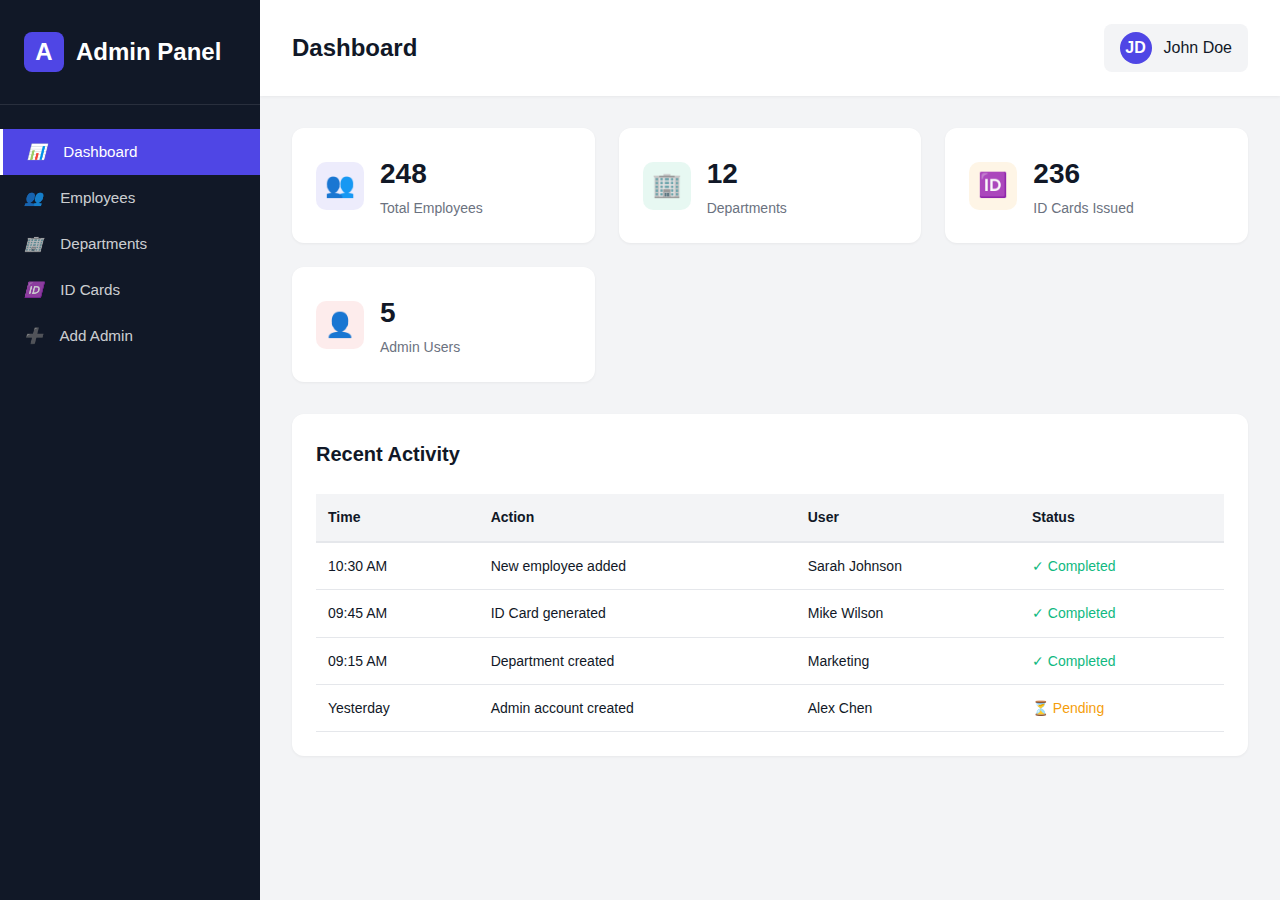
<file: idcardapp/templates/idcardapp/index.html>
<!DOCTYPE html>
<html lang="en">
<head>
    <meta charset="UTF-8">
    <meta name="viewport" content="width=device-width, initial-scale=1.0">
    <title>Admin Panel - Dashboard</title>
    <style>
        * {
            margin: 0;
            padding: 0;
            box-sizing: border-box;
        }

        :root {
            --primary-color: #4f46e5;
            --primary-hover: #4338ca;
            --secondary-color: #f3f4f6;
            --text-primary: #111827;
            --text-secondary: #6b7280;
            --border-color: #e5e7eb;
            --success-color: #10b981;
            --danger-color: #ef4444;
            --warning-color: #f59e0b;
            --sidebar-width: 260px;
        }

        body {
            font-family: -apple-system, BlinkMacSystemFont, 'Segoe UI', Roboto, 'Helvetica Neue', Arial, sans-serif;
            background: #ffffff;
            color: var(--text-primary);
            line-height: 1.6;
        }

        .container {
            display: flex;
            min-height: 100vh;
        }

        /* Sidebar Styles */
        .sidebar {
            width: var(--sidebar-width);
            background: var(--text-primary);
            color: white;
            position: fixed;
            height: 100vh;
            left: 0;
            top: 0;
            z-index: 1000;
            transition: transform 0.3s ease;
        }

        .sidebar-header {
            padding: 2rem 1.5rem;
            border-bottom: 1px solid rgba(255, 255, 255, 0.1);
        }

        .logo {
            display: flex;
            align-items: center;
            gap: 0.75rem;
            font-size: 1.5rem;
            font-weight: 700;
        }

        .logo-icon {
            width: 40px;
            height: 40px;
            background: var(--primary-color);
            border-radius: 8px;
            display: flex;
            align-items: center;
            justify-content: center;
        }

        .nav-menu {
            padding: 1.5rem 0;
        }

        .nav-item {
            display: block;
            padding: 0.875rem 1.5rem;
            color: rgba(255, 255, 255, 0.8);
            text-decoration: none;
            transition: all 0.2s ease;
            cursor: pointer;
            border: none;
            background: none;
            width: 100%;
            text-align: left;
            font-size: 0.95rem;
        }

        .nav-item:hover {
            background: rgba(255, 255, 255, 0.05);
            color: white;
            padding-left: 2rem;
        }

        .nav-item.active {
            background: var(--primary-color);
            color: white;
            border-left: 3px solid white;
        }

        .nav-item i {
            margin-right: 0.75rem;
            width: 20px;
            display: inline-block;
        }

        /* Main Content */
        .main-content {
            margin-left: var(--sidebar-width);
            flex: 1;
            background: var(--secondary-color);
            min-height: 100vh;
        }

        .header {
            background: white;
            padding: 1.5rem 2rem;
            box-shadow: 0 1px 3px rgba(0, 0, 0, 0.05);
            display: flex;
            justify-content: space-between;
            align-items: center;
        }

        .header-title {
            font-size: 1.5rem;
            font-weight: 600;
            color: var(--text-primary);
        }

        .header-actions {
            display: flex;
            align-items: center;
            gap: 1rem;
        }

        .user-info {
            display: flex;
            align-items: center;
            gap: 0.75rem;
            padding: 0.5rem 1rem;
            background: var(--secondary-color);
            border-radius: 8px;
        }

        .user-avatar {
            width: 32px;
            height: 32px;
            border-radius: 50%;
            background: var(--primary-color);
            color: white;
            display: flex;
            align-items: center;
            justify-content: center;
            font-weight: 600;
        }

        /* Content Sections */
        .content {
            padding: 2rem;
        }

        .section {
            display: none;
            animation: fadeIn 0.3s ease;
        }

        .section.active {
            display: block;
        }

        @keyframes fadeIn {
            from { opacity: 0; transform: translateY(10px); }
            to { opacity: 1; transform: translateY(0); }
        }

        /* Cards */
        .card {
            background: white;
            border-radius: 12px;
            padding: 1.5rem;
            box-shadow: 0 1px 3px rgba(0, 0, 0, 0.05);
            margin-bottom: 1.5rem;
        }

        .card-header {
            display: flex;
            justify-content: space-between;
            align-items: center;
            margin-bottom: 1.5rem;
        }

        .card-title {
            font-size: 1.25rem;
            font-weight: 600;
            color: var(--text-primary);
        }

        /* Buttons */
        .btn {
            padding: 0.625rem 1.25rem;
            border: none;
            border-radius: 8px;
            font-size: 0.875rem;
            font-weight: 500;
            cursor: pointer;
            transition: all 0.2s ease;
            display: inline-flex;
            align-items: center;
            gap: 0.5rem;
        }

        .btn-primary {
            background: var(--primary-color);
            color: white;
        }

        .btn-primary:hover {
            background: var(--primary-hover);
            transform: translateY(-1px);
            box-shadow: 0 4px 12px rgba(79, 70, 229, 0.2);
        }

        .btn-secondary {
            background: var(--secondary-color);
            color: var(--text-primary);
        }

        .btn-secondary:hover {
            background: #e5e7eb;
        }

        .btn-danger {
            background: var(--danger-color);
            color: white;
        }

        .btn-danger:hover {
            background: #dc2626;
        }

        /* Forms */
        .form-group {
            margin-bottom: 1.25rem;
        }

        .form-label {
            display: block;
            margin-bottom: 0.5rem;
            font-size: 0.875rem;
            font-weight: 500;
            color: var(--text-primary);
        }

        .form-input {
            width: 100%;
            padding: 0.625rem 0.875rem;
            border: 1px solid var(--border-color);
            border-radius: 8px;
            font-size: 0.875rem;
            transition: all 0.2s ease;
        }

        .form-input:focus {
            outline: none;
            border-color: var(--primary-color);
            box-shadow: 0 0 0 3px rgba(79, 70, 229, 0.1);
        }

        .form-row {
            display: grid;
            grid-template-columns: repeat(auto-fit, minmax(250px, 1fr));
            gap: 1rem;
        }

        /* Tables */
        .table-container {
            overflow-x: auto;
        }

        .table {
            width: 100%;
            border-collapse: collapse;
        }

        .table th {
            text-align: left;
            padding: 0.75rem;
            background: var(--secondary-color);
            font-weight: 600;
            font-size: 0.875rem;
            color: var(--text-primary);
            border-bottom: 2px solid var(--border-color);
        }

        .table td {
            padding: 0.75rem;
            border-bottom: 1px solid var(--border-color);
            font-size: 0.875rem;
        }

        .table tr:hover {
            background: #fafafa;
        }

        /* Stats Grid */
        .stats-grid {
            display: grid;
            grid-template-columns: repeat(auto-fit, minmax(250px, 1fr));
            gap: 1.5rem;
            margin-bottom: 2rem;
        }

        .stat-card {
            background: white;
            padding: 1.5rem;
            border-radius: 12px;
            box-shadow: 0 1px 3px rgba(0, 0, 0, 0.05);
            display: flex;
            align-items: center;
            gap: 1rem;
        }

        .stat-icon {
            width: 48px;
            height: 48px;
            border-radius: 10px;
            display: flex;
            align-items: center;
            justify-content: center;
            font-size: 1.5rem;
        }

        .stat-icon.blue {
            background: rgba(79, 70, 229, 0.1);
            color: var(--primary-color);
        }

        .stat-icon.green {
            background: rgba(16, 185, 129, 0.1);
            color: var(--success-color);
        }

        .stat-icon.orange {
            background: rgba(245, 158, 11, 0.1);
            color: var(--warning-color);
        }

        .stat-icon.red {
            background: rgba(239, 68, 68, 0.1);
            color: var(--danger-color);
        }

        .stat-info h3 {
            font-size: 1.75rem;
            font-weight: 700;
            color: var(--text-primary);
        }

        .stat-info p {
            font-size: 0.875rem;
            color: var(--text-secondary);
        }

        /* ID Card Preview */
        .id-card-preview {
            width: 320px;
            height: 200px;
            background: linear-gradient(135deg, var(--primary-color), #6366f1);
            border-radius: 12px;
            padding: 1.5rem;
            color: white;
            box-shadow: 0 10px 30px rgba(0, 0, 0, 0.2);
            position: relative;
            overflow: hidden;
        }

        .id-card-preview::before {
            content: '';
            position: absolute;
            top: -50%;
            right: -50%;
            width: 200%;
            height: 200%;
            background: radial-gradient(circle, rgba(255,255,255,0.1) 0%, transparent 70%);
        }

        .id-card-header {
            display: flex;
            justify-content: space-between;
            align-items: center;
            margin-bottom: 1rem;
        }

        .id-card-title {
            font-size: 0.75rem;
            opacity: 0.9;
            text-transform: uppercase;
            letter-spacing: 1px;
        }

        .id-card-logo {
            font-size: 1.5rem;
            font-weight: bold;
        }

        .id-card-body {
            display: flex;
            gap: 1rem;
        }

        .id-card-photo {
            width: 60px;
            height: 60px;
            background: white;
            border-radius: 8px;
            display: flex;
            align-items: center;
            justify-content: center;
            color: var(--primary-color);
            font-weight: bold;
        }

        .id-card-info h4 {
            font-size: 1.125rem;
            margin-bottom: 0.25rem;
        }

        .id-card-info p {
            font-size: 0.75rem;
            opacity: 0.9;
        }

        /* Modal */
        .modal {
            display: none;
            position: fixed;
            top: 0;
            left: 0;
            width: 100%;
            height: 100%;
            background: rgba(0, 0, 0, 0.5);
            z-index: 2000;
            align-items: center;
            justify-content: center;
        }

        .modal.active {
            display: flex;
        }

        .modal-content {
            background: white;
            border-radius: 12px;
            padding: 2rem;
            max-width: 500px;
            width: 90%;
            max-height: 90vh;
            overflow-y: auto;
            animation: slideUp 0.3s ease;
        }

        @keyframes slideUp {
            from { transform: translateY(20px); opacity: 0; }
            to { transform: translateY(0); opacity: 1; }
        }

        .modal-header {
            display: flex;
            justify-content: space-between;
            align-items: center;
            margin-bottom: 1.5rem;
        }

        .modal-title {
            font-size: 1.25rem;
            font-weight: 600;
        }

        .modal-close {
            background: none;
            border: none;
            font-size: 1.5rem;
            cursor: pointer;
            color: var(--text-secondary);
            padding: 0;
            width: 32px;
            height: 32px;
            display: flex;
            align-items: center;
            justify-content: center;
            border-radius: 6px;
            transition: all 0.2s ease;
        }

        .modal-close:hover {
            background: var(--secondary-color);
            color: var(--text-primary);
        }

        /* Toast Notification */
        .toast {
            position: fixed;
            bottom: 2rem;
            right: 2rem;
            background: var(--text-primary);
            color: white;
            padding: 1rem 1.5rem;
            border-radius: 8px;
            box-shadow: 0 4px 12px rgba(0, 0, 0, 0.15);
            display: flex;
            align-items: center;
            gap: 0.75rem;
            transform: translateX(400px);
            transition: transform 0.3s ease;
            z-index: 3000;
        }

        .toast.show {
            transform: translateX(0);
        }

        .toast.success {
            background: var(--success-color);
        }

        .toast.error {
            background: var(--danger-color);
        }

        /* Mobile Menu Toggle */
        .menu-toggle {
            display: none;
            background: none;
            border: none;
            font-size: 1.5rem;
            cursor: pointer;
            color: var(--text-primary);
        }

        /* Responsive */
        @media (max-width: 768px) {
            .sidebar {
                transform: translateX(-100%);
            }

            .sidebar.active {
                transform: translateX(0);
            }

            .main-content {
                margin-left: 0;
            }

            .menu-toggle {
                display: block;
            }

            .stats-grid {
                grid-template-columns: 1fr;
            }

            .form-row {
                grid-template-columns: 1fr;
            }
        }
    </style>
</head>
<body>
    <div class="container">
        <!-- Sidebar -->
        <aside class="sidebar" id="sidebar">
            <div class="sidebar-header">
                <div class="logo">
                    <div class="logo-icon">A</div>
                    <span>Admin Panel</span>
                </div>
            </div>
            <nav class="nav-menu">
                <button class="nav-item active" data-section="dashboard">
                    <i>📊</i> Dashboard
                </button>
                <button class="nav-item" data-section="employees">
                    <i>👥</i> Employees
                </button>
                <button class="nav-item" data-section="departments">
                    <i>🏢</i> Departments
                </button>
                <button class="nav-item" data-section="idcards">
                    <i>🆔</i> ID Cards
                </button>
                <button class="nav-item" data-section="add-admin">
                    <i>➕</i> Add Admin
                </button>
            </nav>
        </aside>

        <!-- Main Content -->
        <main class="main-content">
            <!-- Header -->
            <header class="header">
                <button class="menu-toggle" id="menuToggle">☰</button>
                <h1 class="header-title" id="pageTitle">Dashboard</h1>
                <div class="header-actions">
                    <div class="user-info">
                        <div class="user-avatar">JD</div>
                        <span>John Doe</span>
                    </div>
                </div>
            </header>

            <!-- Content Area -->
            <div class="content">
                <!-- Dashboard Section -->
                <section class="section active" id="dashboard">
                    <div class="stats-grid">
                        <div class="stat-card">
                            <div class="stat-icon blue">👥</div>
                            <div class="stat-info">
                                <h3>248</h3>
                                <p>Total Employees</p>
                            </div>
                        </div>
                        <div class="stat-card">
                            <div class="stat-icon green">🏢</div>
                            <div class="stat-info">
                                <h3>12</h3>
                                <p>Departments</p>
                            </div>
                        </div>
                        <div class="stat-card">
                            <div class="stat-icon orange">🆔</div>
                            <div class="stat-info">
                                <h3>236</h3>
                                <p>ID Cards Issued</p>
                            </div>
                        </div>
                        <div class="stat-card">
                            <div class="stat-icon red">👤</div>
                            <div class="stat-info">
                                <h3>5</h3>
                                <p>Admin Users</p>
                            </div>
                        </div>
                    </div>

                    <div class="card">
                        <div class="card-header">
                            <h2 class="card-title">Recent Activity</h2>
                        </div>
                        <div class="table-container">
                            <table class="table">
                                <thead>
                                    <tr>
                                        <th>Time</th>
                                        <th>Action</th>
                                        <th>User</th>
                                        <th>Status</th>
                                    </tr>
                                </thead>
                                <tbody>
                                    <tr>
                                        <td>10:30 AM</td>
                                        <td>New employee added</td>
                                        <td>Sarah Johnson</td>
                                        <td><span style="color: var(--success-color);">✓ Completed</span></td>
                                    </tr>
                                    <tr>
                                        <td>09:45 AM</td>
                                        <td>ID Card generated</td>
                                        <td>Mike Wilson</td>
                                        <td><span style="color: var(--success-color);">✓ Completed</span></td>
                                    </tr>
                                    <tr>
                                        <td>09:15 AM</td>
                                        <td>Department created</td>
                                        <td>Marketing</td>
                                        <td><span style="color: var(--success-color);">✓ Completed</span></td>
                                    </tr>
                                    <tr>
                                        <td>Yesterday</td>
                                        <td>Admin account created</td>
                                        <td>Alex Chen</td>
                                        <td><span style="color: var(--warning-color);">⏳ Pending</span></td>
                                    </tr>
                                </tbody>
                            </table>
                        </div>
                    </div>
                </section>

                <!-- Employees Section -->
                <section class="section" id="employees">
                    <div class="card">
                        <div class="card-header">
                            <h2 class="card-title">Employee Management</h2>
                            <button class="btn btn-primary" onclick="openModal('employeeModal')">
                                <span>+</span> Add Employee
                            </button>
                        </div>
                        <div class="table-container">
                            <table class="table">
                                <thead>
                                    <tr>
                                        <th>ID</th>
                                        <th>Name</th>
                                        <th>Email</th>
                                        <th>Department</th>
                                        <th>Position</th>
                                        <th>Status</th>
                                        <th>Actions</th>
                                    </tr>
                                </thead>
                                <tbody>
                                    <tr>
                                        <td>#EMP001</td>
                                        <td>Sarah Johnson</td>
                                        <td>sarah.j@company.com</td>
                                        <td>Engineering</td>
                                        <td>Senior Developer</td>
                                        <td><span style="color: var(--success-color);">Active</span></td>
                                        <td>
                                            <button class="btn btn-secondary" style="padding: 0.25rem 0.5rem; font-size: 0.75rem;">Edit</button>
                                            <button class="btn btn-danger" style="padding: 0.25rem 0.5rem; font-size: 0.75rem;">Delete</button>
                                        </td>
                                    </tr>
                                    <tr>
                                        <td>#EMP002</td>
                                        <td>Mike Wilson</td>
                                        <td>mike.w@company.com</td>
                                        <td>Marketing</td>
                                        <td>Marketing Manager</td>
                                        <td><span style="color: var(--success-color);">Active</span></td>
                                        <td>
                                            <button class="btn btn-secondary" style="padding: 0.25rem 0.5rem; font-size: 0.75rem;">Edit</button>
                                            <button class="btn btn-danger" style="padding: 0.25rem 0.5rem; font-size: 0.75rem;">Delete</button>
                                        </td>
                                    </tr>
                                    <tr>
                                        <td>#EMP003</td>
                                        <td>Emily Davis</td>
                                        <td>emily.d@company.com</td>
                                        <td>HR</td>
                                        <td>HR Specialist</td>
                                        <td><span style="color: var(--warning-color);">On Leave</span></td>
                                        <td>
                                            <button class="btn btn-secondary" style="padding: 0.25rem 0.5rem; font-size: 0.75rem;">Edit</button>
                                            <button class="btn btn-danger" style="padding: 0.25rem 0.5rem; font-size: 0.75rem;">Delete</button>
                                        </td>
                                    </tr>
                                </tbody>
                            </table>
                        </div>
                    </div>
                </section>

                <!-- Departments Section -->
                <section class="section" id="departments">
                    <div class="card">
                        <div class="card-header">
                            <h2 class="card-title">Department Management</h2>
                            <button class="btn btn-primary" onclick="openModal('departmentModal')">
                                <span>+</span> Add Department
                            </button>
                        </div>
                        <div class="table-container">
                            <table class="table">
                                <thead>
                                    <tr>
                                        <th>Department ID</th>
                                        <th>Name</th>
                                        <th>Head</th>
                                        <th>Employees</th>
                                        <th>Budget</th>
                                        <th>Actions</th>
                                    </tr>
                                </thead>
                                <tbody>
                                    <tr>
                                        <td>#DEPT001</td>
                                        <td>Engineering</td>
                                        <td>John Smith</td>
                                        <td>45</td>
                                        <td>$500,000</td>
                                        <td>
                                            <button class="btn btn-secondary" style="padding: 0.25rem 0.5rem; font-size: 0.75rem;">Edit</button>
                                            <button class="btn btn-danger" style="padding: 0.25rem 0.5rem; font-size: 0.75rem;">Delete</button>
                                        </td>
                                    </tr>
                                    <tr>
                                        <td>#DEPT002</td>
                                        <td>Marketing</td>
                                        <td>Lisa Anderson</td>
                                        <td>22</td>
                                        <td>$250,000</td>
                                        <td>
                                            <button class="btn btn-secondary" style="padding: 0.25rem 0.5rem; font-size: 0.75rem;">Edit</button>
                                            <button class="btn btn-danger" style="padding: 0.25rem 0.5rem; font-size: 0.75rem;">Delete</button>
                                        </td>
                                    </tr>
                                    <tr>
                                        <td>#DEPT003</td>
                                        <td>Human Resources</td>
                                        <td>Robert Brown</td>
                                        <td>15</td>
                                        <td>$150,000</td>
                                        <td>
                                            <button class="btn btn-secondary" style="padding: 0.25rem 0.5rem; font-size: 0.75rem;">Edit</button>
                                            <button class="btn btn-danger" style="padding: 0.25rem 0.5rem; font-size: 0.75rem;">Delete</button>
                                        </td>
                                    </tr>
                                </tbody>
                            </table>
                        </div>
                    </div>
                </section>

                <!-- ID Cards Section -->
                <section class="section" id="idcards">
                    <div class="card">
                        <div class="card-header">
                            <h2 class="card-title">ID Card Generation</h2>
                            <button class="btn btn-primary" onclick="openModal('idcardModal')">
                                <span>+</span> Generate ID Card
                            </button>
                        </div>
                        <div class="form-row">
                            <div class="form-group">
                                <label class="form-label">Select Employee</label>
                                <select class="form-input">
                                    <option>Sarah Johnson - #EMP001</option>
                                    <option>Mike Wilson - #EMP002</option>
                                    <option>Emily Davis - #EMP003</option>
                                </select>
                            </div>
                            <div class="form-group">
                                <label class="form-label">Card Type</label>
                                <select class="form-input">
                                    <option>Standard Employee Card</option>
                                    <option>Contractor Card</option>
                                    <option>Visitor Card</option>
                                </select>
                            </div>
                        </div>
                        
                        <h3 style="margin: 2rem 0 1rem; font-size: 1.125rem;">ID Card Preview</h3>
                        <div class="id-card-preview">
                            <div class="id-card-header">
                                <div class="id-card-title">Employee ID</div>
                                <div class="id-card-logo">COMP</div>
                            </div>
                            <div class="id-card-body">
                                <div class="id-card-photo">SJ</div>
                                <div class="id-card-info">
                                    <h4>Sarah Johnson</h4>
                                    <p>Senior Developer</p>
                                    <p>Engineering Department</p>
                                    <p>ID: #EMP001</p>
                                </div>
                            </div>
                        </div>
                        
                        <div style="margin-top: 2rem; display: flex; gap: 1rem;">
                            <button class="btn btn-primary">Download PDF</button>
                            <button class="btn btn-secondary">Print Card</button>
                        </div>
                    </div>
                </section>

                <!-- Add Admin Section -->
                <section class="section" id="add-admin">
                    <div class="card">
                        <div class="card-header">
                            <h2 class="card-title">Create New Admin Account</h2>
                        </div>
                        <form id="adminForm">
                            <div class="form-row">
                                <div class="form-group">
                                    <label class="form-label">First Name</label>
                                    <input type="text" class="form-input" placeholder="Enter first name">
                                </div>
                                <div class="form-group">
                                    <label class="form-label">Last Name</label>
                                    <input type="text" class="form-input" placeholder="Enter last name">
                                </div>
                            </div>
                            <div class="form-row">
                                <div class="form-group">
                                    <label class="form-label">Email Address</label>
                                    <input type="email" class="form-input" placeholder="admin@company.com">
                                </div>
                                <div class="form-group">
                                    <label class="form-label">Phone Number</label>
                                    <input type="tel" class="form-input" placeholder="+1 (555) 000-0000">
                                </div>
                            </div>
                            <div class="form-row">
                                <div class="form-group">
                                    <label class="form-label">Username</label>
                                    <input type="text" class="form-input" placeholder="Choose username">
                                </div>
                                <div class="form-group">
                                    <label class="form-label">Password</label>
                                    <input type="password" class="form-input" placeholder="Enter password">
                                </div>
                            </div>
                            <div class="form-group">
                                <label class="form-label">Admin Role</label>
                                <select class="form-input">
                                    <option>Super Admin</option>
                                    <option>Department Admin</option>
                                    <option>Read Only Admin</option>
                                </select>
                            </div>
                            <div class="form-group">
                                <label class="form-label">Permissions</label>
                                <div style="display: flex; gap: 1rem; flex-wrap: wrap;">
                                    <label style="display: flex; align-items: center; gap: 0.5rem;">
                                        <input type="checkbox" checked> Employee Management
                                    </label>
                                    <label style="display: flex; align-items: center; gap: 0.5rem;">
                                        <input type="checkbox" checked> Department Management
                                    </label>
                                    <label style="display: flex; align-items: center; gap: 0.5rem;">
                                        <input type="checkbox" checked> ID Card Generation
                                    </label>
                                    <label style="display: flex; align-items: center; gap: 0.5rem;">
                                        <input type="checkbox"> User Analytics
                                    </label>
                                    <label style="display: flex; align-items: center; gap: 0.5rem;">
                                        <input type="checkbox"> System Settings
                                    </label>
                                </div>
                            </div>
                            <div style="display: flex; gap: 1rem; margin-top: 2rem;">
                                <button type="submit" class="btn btn-primary">Create Admin Account</button>
                                <button type="button" class="btn btn-secondary">Cancel</button>
                            </div>
                        </form>
                    </div>
                </section>
            </div>
        </main>
    </div>

    <!-- Modals -->
    <div class="modal" id="employeeModal">
        <div class="modal-content">
            <div class="modal-header">
                <h3 class="modal-title">Add New Employee</h3>
                <button class="modal-close" onclick="closeModal('employeeModal')">×</button>
            </div>
            <form>
    <div class="form-group">
        <label class="form-label">Full Name</label>
        <input type="text" class="form-input" placeholder="Enter employee name">
    </div>
    <div class="form-group">
        <label class="form-label">Email</label>
        <input type="email" class="form-input" placeholder="employee@company.com">
    </div>
    <div class="form-group">
        <label class="form-label">Phone Number</label>
        <div class="phone-input-container">
            <select class="country-code-select" id="countryCode">
                <option value="+1">🇺🇸 +1</option>
                <option value="+44">🇬🇧 +44</option>
                <option value="+61">🇦🇺 +61</option>
                <option value="+91">🇮🇳 +91</option>
                <option value="+86">🇨🇳 +86</option>
                <option value="+81">🇯🇵 +81</option>
                <option value="+49">🇩🇪 +49</option>
                <option value="+33">🇫🇷 +33</option>
                <option value="+55">🇧🇷 +55</option>
                <option value="+7">🇷🇺 +7</option>
            </select>
            <input type="tel" class="form-input phone-number-input" id="phoneNumber" placeholder="(555) 123-4567" maxlength="14">
        </div>
        <small class="form-help-text">Enter your phone number with area code</small>
    </div>
    <div class="form-row">
        <div class="form-group">
            <label class="form-label">Department</label>
            <select class="form-input">
                <option>Engineering</option>
                <option>Marketing</option>
                <option>HR</option>
            </select>
        </div>
        <div class="form-group">
            <label class="form-label">Position</label>
            <input type="text" class="form-input" placeholder="Job title">
        </div>
    </div>
    <div style="display: flex; gap: 1rem; margin-top: 1.5rem;">
        <button type="submit" class="btn btn-primary">Add Employee</button>
        <button type="button" class="btn btn-secondary" onclick="closeModal('employeeModal')">Cancel</button>
    </div>
            </form>
        </div>
    </div>

    <div class="modal" id="departmentModal">
        <div class="modal-content">
            <div class="modal-header">
                <h3 class="modal-title">Add New Department</h3>
                <button class="modal-close" onclick="closeModal('departmentModal')">×</button>
            </div>
            <form>
                <div class="form-group">
                    <label class="form-label">Department Name</label>
                    <input type="text" class="form-input" placeholder="Enter department name">
                </div>
                <div class="form-group">
                    <label class="form-label">Department Head</label>
                    <input type="text" class="form-input" placeholder="Enter department head name">
                </div>
                <div style="display: flex; gap: 1rem; margin-top: 1.5rem;">
                    <button type="submit" class="btn btn-primary">Add Department</button>
                    <button type="button" class="btn btn-secondary" onclick="closeModal('departmentModal')">Cancel</button>
                </div>
            </form>
        </div>
    </div>

    <div class="modal" id="idcardModal">
        <div class="modal-content">
            <div class="modal-header">
                <h3 class="modal-title">Generate ID Card</h3>
                <button class="modal-close" onclick="closeModal('idcardModal')">×</button>
            </div>
            <form>
                <div class="form-group">
                    <label class="form-label">Select Employee</label>
                    <select class="form-input">
                        <option>Sarah Johnson - #EMP001</option>
                        <option>Mike Wilson - #EMP002</option>
                        <option>Emily Davis - #EMP003</option>
                    </select>
                </div>
                <div class="form-group">
                    <label class="form-label">Card Type</label>
                    <select class="form-input">
                        <option>Standard Employee Card</option>
                        <option>Contractor Card</option>
                        <option>Visitor Card</option>
                    </select>
                </div>
                <div class="form-group">
                    <label class="form-label">Valid Until</label>
                    <input type="date" class="form-input">
                </div>
                <div style="display: flex; gap: 1rem; margin-top: 1.5rem;">
                    <button type="submit" class="btn btn-primary">Generate Card</button>
                    <button type="button" class="btn btn-secondary" onclick="closeModal('idcardModal')">Cancel</button>
                </div>
            </form>
        </div>
    </div>

    <!-- Toast Notification -->
    <div class="toast" id="toast">
        <span id="toastMessage">Action completed successfully!</span>
    </div>

    <script>
        // Navigation
        const navItems = document.querySelectorAll('.nav-item');
        const sections = document.querySelectorAll('.section');
        const pageTitle = document.getElementById('pageTitle');
        const menuToggle = document.getElementById('menuToggle');
        const sidebar = document.getElementById('sidebar');

        navItems.forEach(item => {
            item.addEventListener('click', () => {
                const targetSection = item.dataset.section;
                
                // Update active nav
                navItems.forEach(nav => nav.classList.remove('active'));
                item.classList.add('active');
                
                // Update active section
                sections.forEach(section => section.classList.remove('active'));
                document.getElementById(targetSection).classList.add('active');
                
                // Update page title
                pageTitle.textContent = item.textContent.trim();
                
                // Close mobile menu
                sidebar.classList.remove('active');
            });
        });

        // Mobile menu toggle
        menuToggle.addEventListener('click', () => {
            sidebar.classList.toggle('active');
        });

        // Modal functions
        function openModal(modalId) {
            document.getElementById(modalId).classList.add('active');
        }

        function closeModal(modalId) {
            document.getElementById(modalId).classList.remove('active');
        }

        // Toast notification
        function showToast(message, type = 'success') {
            const toast = document.getElementById('toast');
            const toastMessage = document.getElementById('toastMessage');
            
            toastMessage.textContent = message;
            toast.className = `toast ${type} show`;
            
            setTimeout(() => {
                toast.classList.remove('show');
            }, 3000);
        }

        // Form submissions
        document.getElementById('adminForm').addEventListener('submit', (e) => {
            e.preventDefault();
            showToast('Admin account created successfully!', 'success');
            e.target.reset();
        });

        // Handle all form submissions in modals
        document.querySelectorAll('.modal form').forEach(form => {
            form.addEventListener('submit', (e) => {
                e.preventDefault();
                showToast('Form submitted successfully!', 'success');
                const modal = form.closest('.modal');
                if (modal) {
                    modal.classList.remove('active');
                }
                form.reset();
            });
        });

        // Close modal when clicking outside
        document.querySelectorAll('.modal').forEach(modal => {
            modal.addEventListener('click', (e) => {
                if (e.target === modal) {
                    modal.classList.remove('active');
                }
            });
        });

        // Add some interactive behavior
        document.querySelectorAll('.btn-danger').forEach(btn => {
            btn.addEventListener('click', (e) => {
                if (confirm('Are you sure you want to delete this item?')) {
                    showToast('Item deleted successfully!', 'success');
                    e.target.closest('tr').remove();
                }
            });
        });

        // Initialize tooltips or other interactive elements
        document.addEventListener('DOMContentLoaded', () => {
            // Add hover effects to cards
            document.querySelectorAll('.stat-card, .card').forEach(card => {
                card.addEventListener('mouseenter', () => {
                    card.style.transform = 'translateY(-2px)';
                    card.style.transition = 'transform 0.2s ease';
                });
                card.addEventListener('mouseleave', () => {
                    card.style.transform = 'translateY(0)';
                });
            });
        });
    </script>
</body>
</html>
</file>
